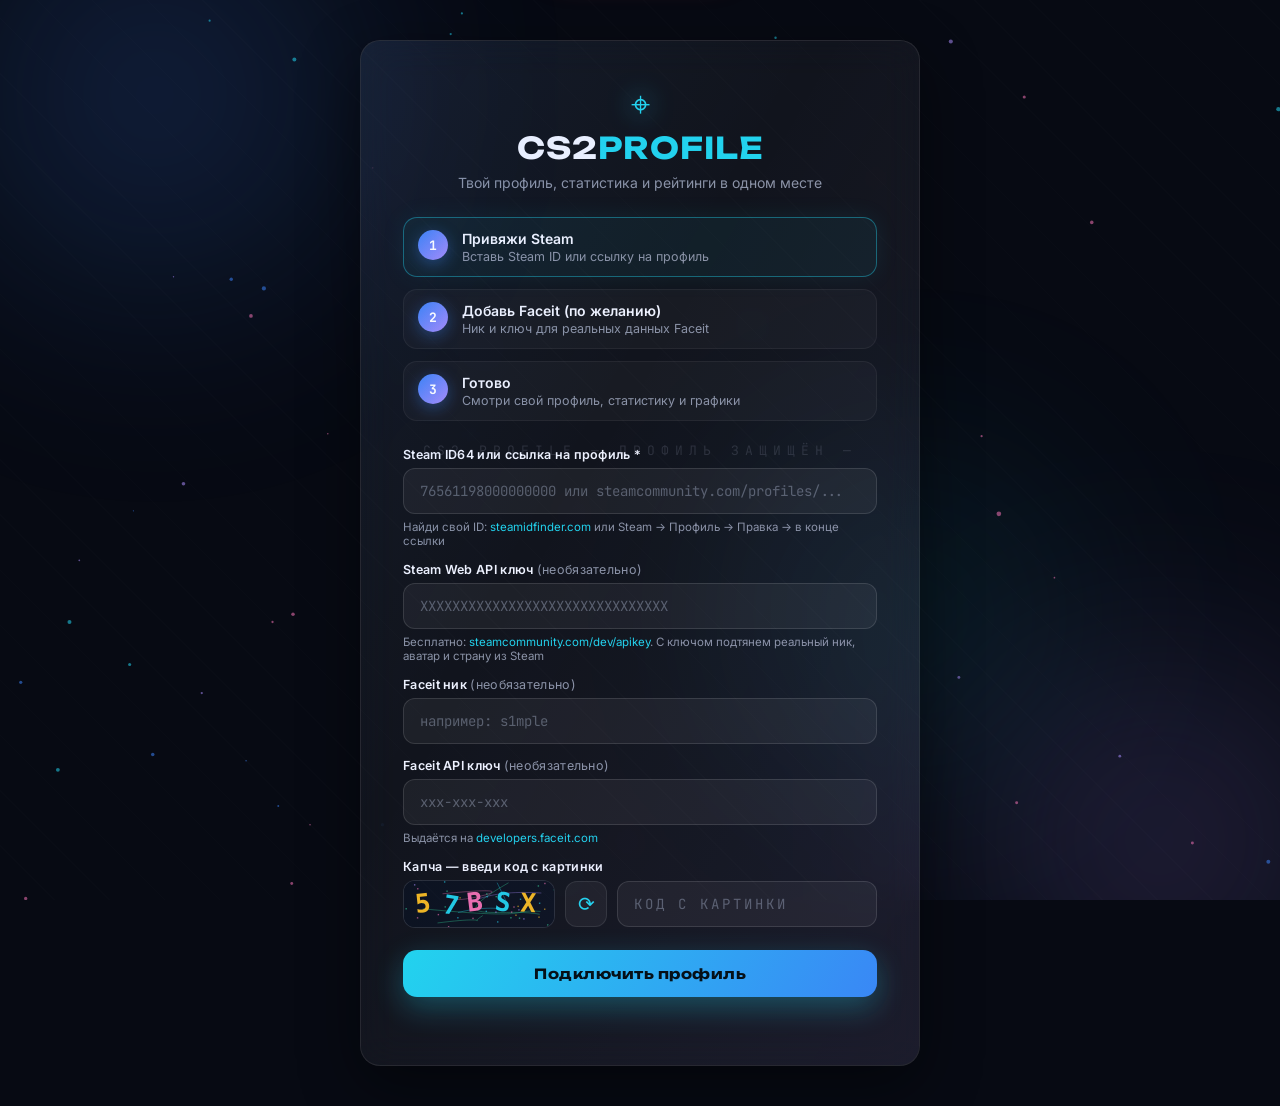
<file: index.html>
<!DOCTYPE html>
<html lang="ru">
<head>
  <meta charset="UTF-8" />
  <meta name="viewport" content="width=device-width, initial-scale=1.0" />
  <title>CS2 PROFILE — Статистика и рейтинг</title>
  <link rel="preconnect" href="https://fonts.googleapis.com" />
  <link rel="preconnect" href="https://fonts.gstatic.com" crossorigin />
  <link href="https://fonts.googleapis.com/css2?family=Unbounded:wght@500;700;900&family=Inter:wght@400;500;600;700&family=JetBrains+Mono:wght@500;700&display=swap" rel="stylesheet" />
  <link rel="stylesheet" href="style.css?v=5" />
</head>
<body>
  <div class="bg">
    <div class="bg-glow bg-glow-1"></div>
    <div class="bg-glow bg-glow-2"></div>
    <div class="bg-glow bg-glow-3"></div>
    <canvas id="particles"></canvas>
  </div>

  <!-- ======================= ONBOARDING ======================= -->
  <div id="onboarding" class="onboarding hidden">
    <div class="onboarding-card">
      <div class="logo-big">
        <span class="logo-icon">⌖</span>
        <h1>CS2<span>PROFILE</span></h1>
      </div>
      <p class="tagline">Твой профиль, статистика и рейтинги в одном месте</p>

      <div class="steps">
        <div class="step active" data-step="1">
          <div class="step-num">1</div>
          <div>
            <h3>Привяжи Steam</h3>
            <p>Вставь Steam ID или ссылку на профиль</p>
          </div>
        </div>
        <div class="step" data-step="2">
          <div class="step-num">2</div>
          <div>
            <h3>Добавь Faceit (по желанию)</h3>
            <p>Ник и ключ для реальных данных Faceit</p>
          </div>
        </div>
        <div class="step" data-step="3">
          <div class="step-num">3</div>
          <div>
            <h3>Готово</h3>
            <p>Смотри свой профиль, статистику и графики</p>
          </div>
        </div>
      </div>

      <form id="connect-form" class="connect-form" autocomplete="off">
        <div class="field">
          <label for="steamid">Steam ID64 или ссылка на профиль *</label>
          <input id="steamid" name="steamid" type="text" placeholder="76561198000000000 или steamcommunity.com/profiles/..." required />
          <p class="hint">Найди свой ID: <a href="https://steamidfinder.com" target="_blank" rel="noopener">steamidfinder.com</a> или Steam → Профиль → Правка → в конце ссылки</p>
        </div>
        <div class="field">
          <label for="steamkey">Steam Web API ключ <span class="opt">(необязательно)</span></label>
          <input id="steamkey" name="steamkey" type="password" placeholder="XXXXXXXXXXXXXXXXXXXXXXXXXXXXXXX" />
          <p class="hint">Бесплатно: <a href="https://steamcommunity.com/dev/apikey" target="_blank" rel="noopener">steamcommunity.com/dev/apikey</a>. С ключом подтянем реальный ник, аватар и страну из Steam</p>
        </div>
        <div class="field">
          <label for="facenick">Faceit ник <span class="opt">(необязательно)</span></label>
          <input id="facenick" name="facenick" type="text" placeholder="например: s1mple" />
        </div>
        <div class="field">
          <label for="facekey">Faceit API ключ <span class="opt">(необязательно)</span></label>
          <input id="facekey" name="facekey" type="password" placeholder="ххх-ххх-ххх" />
          <p class="hint">Выдаётся на <a href="https://developers.faceit.com/" target="_blank" rel="noopener">developers.faceit.com</a></p>
        </div>

        <div class="field">
          <label for="captcha-input">Капча — введи код с картинки</label>
          <div class="captcha-row">
            <canvas id="captcha" width="150" height="46" title="Обновить"></canvas>
            <button type="button" class="captcha-refresh" id="captcha-refresh" title="Обновить код">⟳</button>
            <input id="captcha-input" name="captcha" type="text" maxlength="5" placeholder="Код с картинки" autocomplete="off" required />
          </div>
        </div>

        <button type="submit" class="btn-primary" id="connect-btn">
          <span class="btn-label">Подключить профиль</span>
          <span class="btn-spinner hidden"></span>
        </button>
        <div class="form-error" id="form-error"></div>
      </form>
    </div>
  </div>

  <!-- ======================= DASHBOARD ======================= -->
  <div id="dashboard" class="dashboard hidden">
    <nav class="topbar">
      <div class="logo"><span class="logo-icon">⌖</span> CS2<span>PROFILE</span></div>
      <div class="tabs" id="tabs">
        <button class="tab active" data-tab="overview">Обзор</button>
        <button class="tab" data-tab="stats">Статистика</button>
        <button class="tab" data-tab="matches">Матчи</button>
        <button class="tab" data-tab="achievements">Достижения</button>
      </div>
      <div class="topbar-right">
        <div class="connect-state" id="connect-state">
          <span class="dot"></span><span id="connect-state-text">Steam связан</span>
        </div>
        <button class="icon-btn" id="reconnect-btn" title="Сменить аккаунт">⚙</button>
      </div>
    </nav>

    <main class="content">
      <!-- HERO -->
      <section class="hero glass" id="tab-overview">
        <div class="hero-avatar">
          <img id="avatar" alt="avatar" />
          <div class="avatar-ring"></div>
          <div class="level-badge" id="steam-level">??</div>
        </div>
        <div class="hero-info">
          <div class="hero-name-row">
            <h1 id="nickname">—</h1>
            <span class="country" id="country"></span>
          </div>
          <div class="hero-tags">
            <span class="tag tag-cyber" id="hero-cyber"><b id="cyber-num">—</b> CyberShore</span>
            <span class="tag tag-premier" id="hero-premier"><b id="premier-num">—</b> Premier</span>
            <span class="tag tag-faceit" id="hero-faceit"><b id="faceit-num">—</b> Faceit</span>
          </div>
          <div class="hero-meta" id="hero-meta"></div>
        </div>
        <div class="hero-side" id="hero-side"></div>
      </section>

      <!-- QUICK STATS -->
      <section class="quick" id="tab-overview">
        <div class="section-head">
          <h2>Быстрая статистика</h2>
          <div class="seg" id="range-seg">
            <button class="seg-btn" data-range="all">За всё время</button>
            <button class="seg-btn active" data-range="month">За месяц</button>
          </div>
        </div>
        <div class="grid-stats" id="grid-stats"></div>
      </section>

      <!-- CHARTS -->
      <section class="charts">
        <div class="card chart-card" id="tab-stats">
          <div class="card-head">
            <h3>Киллы по месяцам</h3>
            <span class="card-sub" id="chart-kills-total"></span>
          </div>
          <div class="chart-wrap">
            <svg id="kills-chart" viewBox="0 0 800 260" preserveAspectRatio="none"></svg>
          </div>
        </div>
        <div class="card chart-card" id="tab-stats">
          <div class="card-head">
            <h3>Точность попаданий</h3>
            <span class="card-sub">по месяцам, %</span>
          </div>
          <div class="chart-wrap">
            <svg id="accuracy-chart" viewBox="0 0 800 260" preserveAspectRatio="none"></svg>
          </div>
        </div>
      </section>

      <!-- DETAILED STATS -->
      <section class="card detail" id="tab-stats">
        <div class="card-head">
          <h3>Детальная статистика</h3>
          <div class="seg seg-sm" id="range-seg-2">
            <button class="seg-btn" data-range="all">За всё время</button>
            <button class="seg-btn active" data-range="month">За месяц</button>
          </div>
        </div>
        <div class="detail-grid" id="detail-grid"></div>
      </section>

      <!-- MATCHES -->
      <section class="card" id="tab-matches">
        <div class="card-head">
          <h3>Последние матчи</h3>
          <span class="card-sub" id="matches-sub"></span>
        </div>
        <div class="table-wrap">
          <table class="matches-table">
            <thead>
              <tr><th>Карта</th><th>Результат</th><th>Счёт</th><th>K / D / A</th><th>HS%</th><th>Рейтинг</th></tr>
            </thead>
            <tbody id="matches-body"></tbody>
          </table>
        </div>
      </section>

      <!-- ACHIEVEMENTS -->
      <section class="achieve-grid" id="tab-achievements">
        <div class="card-head full">
          <h3>Достижения</h3>
        </div>
        <div id="achieve-body"></div>
      </section>
    </main>
  </div>

  <div class="toast" id="toast"></div>
  <div class="watermark" id="watermark"></div>
  <div class="guard" id="guard">Защита сайта активна</div>
  <script src="app.js?v=5"></script>
</body>
</html>
</file>
<file: style.css>
/* ============ BASE ============ */
* { margin: 0; padding: 0; box-sizing: border-box; }

:root {
  --bg: #070a13;
  --card: rgba(255, 255, 255, 0.045);
  --card-border: rgba(255, 255, 255, 0.09);
  --text: #eef2ff;
  --muted: #8b93a7;
  --cyan: #22d3ee;
  --blue: #3b82f6;
  --violet: #a78bfa;
  --gold: #fbbf24;
  --green: #34d399;
  --red: #f87171;
  --font-head: 'Unbounded', sans-serif;
  --font-body: 'Inter', sans-serif;
  --font-mono: 'JetBrains Mono', monospace;
}

html, body { height: 100%; }

body {
  background: var(--bg);
  color: var(--text);
  font-family: var(--font-body);
  overflow-x: hidden;
  min-height: 100vh;
  user-select: none;
  -webkit-user-select: none;
  -moz-user-select: none;
  -ms-user-select: none;
  -webkit-touch-callout: none;
  -webkit-tap-highlight-color: transparent;
}

img { -webkit-user-drag: none; user-select: none; pointer-events: none; }
a { -webkit-user-drag: none; }
input, textarea, [contenteditable] { user-select: text; -webkit-user-select: text; -webkit-touch-callout: default; }

.hidden { display: none !important; }

::selection { background: rgba(34, 211, 238, 0.35); }

/* scrollbar */
::-webkit-scrollbar { width: 9px; }
::-webkit-scrollbar-track { background: var(--bg); }
::-webkit-scrollbar-thumb { background: linear-gradient(180deg, var(--blue), var(--violet)); border-radius: 8px; }

/* ============ BACKGROUND ============ */
.bg { position: fixed; inset: 0; z-index: -2; overflow: hidden; }
.bg-glow { position: absolute; border-radius: 50%; filter: blur(110px); opacity: 0.5; }
.bg-glow-1 { width: 550px; height: 550px; top: -180px; left: -120px; background: radial-gradient(circle, rgba(59,130,246,0.55), transparent 70%); animation: float1 16s ease-in-out infinite; }
.bg-glow-2 { width: 520px; height: 520px; bottom: -200px; right: -140px; background: radial-gradient(circle, rgba(167,139,250,0.5), transparent 70%); animation: float2 20s ease-in-out infinite; }
.bg-glow-3 { width: 420px; height: 420px; top: 45%; left: 55%; background: radial-gradient(circle, rgba(34,211,238,0.32), transparent 70%); animation: float1 24s ease-in-out infinite reverse; }
@keyframes float1 { 0%,100% { transform: translate(0,0) scale(1); } 50% { transform: translate(60px,40px) scale(1.12); } }
@keyframes float2 { 0%,100% { transform: translate(0,0) scale(1); } 50% { transform: translate(-70px,-30px) scale(1.08); } }
#particles { position: absolute; inset: 0; width: 100%; height: 100%; }

/* ============ GLASS ============ */
.glass, .card, .onboarding-card {
  background: var(--card);
  border: 1px solid var(--card-border);
  border-radius: 20px;
  backdrop-filter: blur(18px);
  -webkit-backdrop-filter: blur(18px);
  box-shadow: 0 20px 60px rgba(0,0,0,0.45);
}

/* ============ ONBOARDING ============ */
.onboarding {
  min-height: 100vh;
  display: flex;
  align-items: center;
  justify-content: center;
  padding: 40px 16px;
}
.onboarding-card {
  width: 100%;
  max-width: 560px;
  padding: 42px 42px 36px;
  animation: rise 0.7s cubic-bezier(0.22, 1, 0.36, 1);
  position: relative;
  overflow: hidden;
}
.onboarding-card::before {
  content: '';
  position: absolute; inset: 0;
  background: linear-gradient(120deg, rgba(59,130,246,0.07), transparent 40%, rgba(167,139,250,0.07));
  pointer-events: none;
}
@keyframes rise { from { opacity: 0; transform: translateY(34px); } to { opacity: 1; transform: none; } }

.logo-big { text-align: center; margin-bottom: 6px; }
.logo-big .logo-icon { font-size: 34px; color: var(--cyan); text-shadow: 0 0 26px rgba(34,211,238,0.8); }
.logo-big h1 { font-family: var(--font-head); font-size: 30px; letter-spacing: 1px; margin-top: 4px; }
.logo-big h1 span { color: var(--cyan); }
.tagline { text-align: center; color: var(--muted); font-size: 14px; margin: 8px 0 26px; }

.steps { display: flex; flex-direction: column; gap: 12px; margin-bottom: 26px; }
.step { display: flex; gap: 14px; align-items: flex-start; padding: 12px 14px; border-radius: 14px; background: rgba(255,255,255,0.03); border: 1px solid rgba(255,255,255,0.05); transition: 0.3s; }
.step.active { border-color: rgba(34,211,238,0.4); background: rgba(34,211,238,0.06); box-shadow: 0 0 24px rgba(34,211,238,0.08); }
.step-num {
  flex: none; width: 30px; height: 30px; border-radius: 50%;
  display: flex; align-items: center; justify-content: center;
  font-family: var(--font-mono); font-weight: 700; font-size: 13px;
  background: linear-gradient(135deg, var(--blue), var(--violet));
  color: #fff; box-shadow: 0 4px 16px rgba(59,130,246,0.4);
}
.step h3 { font-size: 14px; font-weight: 600; margin-bottom: 2px; }
.step p { font-size: 12.5px; color: var(--muted); }

.connect-form { display: flex; flex-direction: column; gap: 14px; }
.field { display: flex; flex-direction: column; gap: 6px; }
.field label { font-size: 12.5px; font-weight: 600; color: var(--text); letter-spacing: 0.3px; }
.field .opt { color: var(--muted); font-weight: 400; }
.field input {
  background: rgba(255,255,255,0.05);
  border: 1px solid rgba(255,255,255,0.12);
  border-radius: 12px;
  padding: 13px 16px;
  color: var(--text);
  font-size: 14px;
  font-family: var(--font-mono);
  outline: none;
  transition: 0.25s;
}
.field input:focus { border-color: var(--cyan); box-shadow: 0 0 0 3px rgba(34,211,238,0.15); }
.field input::placeholder { color: rgba(139,147,167,0.55); }
.hint { font-size: 11.5px; color: var(--muted); }
.hint a { color: var(--cyan); text-decoration: none; }
.hint a:hover { text-decoration: underline; }

.btn-primary {
  position: relative;
  margin-top: 8px;
  padding: 15px;
  border: none;
  border-radius: 14px;
  cursor: pointer;
  font-family: var(--font-head);
  font-size: 14px;
  font-weight: 700;
  letter-spacing: 0.5px;
  color: #051018;
  background: linear-gradient(120deg, var(--cyan), var(--blue) 55%, var(--violet));
  background-size: 200% 100%;
  transition: background-position 0.5s, transform 0.15s, box-shadow 0.3s;
  box-shadow: 0 10px 30px rgba(34,211,238,0.3);
}
.btn-primary:hover { background-position: 100% 0; transform: translateY(-2px); box-shadow: 0 14px 40px rgba(167,139,250,0.35); }
.btn-primary:active { transform: scale(0.98); }
.btn-primary:disabled { opacity: 0.6; cursor: wait; }
.btn-spinner {
  width: 18px; height: 18px; border-radius: 50%;
  border: 2.5px solid rgba(5,16,24,0.3);
  border-top-color: #051018;
  animation: spin 0.7s linear infinite;
  margin: 0 auto;
}
@keyframes spin { to { transform: rotate(360deg); } }

.form-error { color: var(--red); font-size: 13px; text-align: center; min-height: 18px; }
.demo-link {
  margin-top: 16px;
  background: none; border: none;
  color: var(--muted); font-size: 13px;
  cursor: pointer; text-decoration: underline dotted;
  transition: 0.2s; width: 100%; text-align: center;
}
.demo-link:hover { color: var(--cyan); }

/* ============ DASHBOARD ============ */
.dashboard { max-width: 1240px; margin: 0 auto; padding: 0 24px 60px; animation: rise 0.6s cubic-bezier(0.22,1,0.36,1); }

.topbar {
  display: flex; align-items: center; justify-content: space-between;
  padding: 20px 0; gap: 18px; flex-wrap: wrap;
}
.logo { font-family: var(--font-head); font-size: 17px; font-weight: 700; letter-spacing: 0.5px; }
.logo .logo-icon { color: var(--cyan); text-shadow: 0 0 18px rgba(34,211,238,0.9); }
.logo span { color: var(--cyan); }

.tabs { display: flex; gap: 6px; background: rgba(255,255,255,0.05); padding: 5px; border-radius: 14px; border: 1px solid var(--card-border); }
.tab {
  border: none; background: transparent; color: var(--muted);
  font-family: var(--font-body); font-size: 13.5px; font-weight: 600;
  padding: 9px 18px; border-radius: 10px; cursor: pointer; transition: 0.25s;
}
.tab:hover { color: var(--text); }
.tab.active { background: linear-gradient(120deg, var(--blue), var(--violet)); color: #fff; box-shadow: 0 4px 18px rgba(99,102,241,0.45); }

.topbar-right { display: flex; align-items: center; gap: 12px; }
.connect-state { display: flex; align-items: center; gap: 7px; font-size: 12px; color: var(--muted); padding: 8px 14px; border-radius: 999px; background: rgba(255,255,255,0.05); border: 1px solid var(--card-border); }
.connect-state .dot { width: 8px; height: 8px; border-radius: 50%; background: var(--green); box-shadow: 0 0 10px var(--green); animation: pulse 2s infinite; }
.connect-state .dot.off { background: var(--red); box-shadow: 0 0 10px var(--red); animation: none; }
@keyframes pulse { 0%,100% { opacity: 1; } 50% { opacity: 0.35; } }
.icon-btn { background: rgba(255,255,255,0.05); border: 1px solid var(--card-border); color: var(--muted); width: 36px; height: 36px; border-radius: 10px; cursor: pointer; font-size: 15px; transition: 0.25s; }
.icon-btn:hover { color: var(--cyan); border-color: var(--cyan); transform: rotate(45deg); }

.content { display: flex; flex-direction: column; gap: 22px; }

/* ============ HERO ============ */
.hero { display: flex; align-items: center; gap: 26px; padding: 30px 34px; position: relative; overflow: hidden; flex-wrap: wrap; }
.hero::after {
  content: ''; position: absolute; inset: 0; pointer-events: none;
  background: radial-gradient(600px 200px at 12% 0%, rgba(34,211,238,0.12), transparent 60%),
              radial-gradient(500px 220px at 90% 100%, rgba(167,139,250,0.12), transparent 60%);
}
.hero-avatar { position: relative; flex: none; }
.hero-avatar img { width: 118px; height: 118px; border-radius: 26px; object-fit: cover; position: relative; z-index: 1; border: 2px solid rgba(255,255,255,0.12); }
.avatar-ring {
  position: absolute; inset: -7px; border-radius: 32px; z-index: 0;
  background: conic-gradient(from 0deg, var(--cyan), var(--blue), var(--violet), var(--cyan));
  animation: spin-ring 5s linear infinite;
  filter: blur(0.5px);
}
@keyframes spin-ring { to { transform: rotate(360deg); } }
.level-badge {
  position: absolute; z-index: 2; bottom: -8px; right: -8px;
  width: 34px; height: 34px; border-radius: 12px;
  display: flex; align-items: center; justify-content: center;
  font-family: var(--font-mono); font-weight: 700; font-size: 13px;
  background: #0b1220; border: 2px solid var(--gold); color: var(--gold);
  box-shadow: 0 0 18px rgba(251,191,36,0.4);
}
.hero-info { flex: 1 1 340px; position: relative; z-index: 1; }
.hero-name-row { display: flex; align-items: center; gap: 12px; flex-wrap: wrap; }
.hero-name-row h1 { font-family: var(--font-head); font-size: 30px; letter-spacing: 0.5px; text-shadow: 0 0 30px rgba(255,255,255,0.15); }
.country { font-size: 22px; }
.hero-tags { display: flex; gap: 10px; margin-top: 14px; flex-wrap: wrap; }
.tag {
  display: inline-flex; align-items: center; gap: 7px;
  padding: 8px 14px; border-radius: 999px;
  font-size: 12.5px; font-weight: 600; color: var(--text);
  background: rgba(255,255,255,0.05); border: 1px solid var(--card-border);
}
.tag b { font-family: var(--font-mono); font-size: 14px; }
.tag-cyber { border-color: rgba(167,139,250,0.5); background: rgba(167,139,250,0.1); box-shadow: 0 0 18px rgba(167,139,250,0.15); }
.tag-cyber b { color: var(--violet); }
.tag-premier { border-color: rgba(34,211,238,0.5); background: rgba(34,211,238,0.1); box-shadow: 0 0 18px rgba(34,211,238,0.15); }
.tag-premier b { color: var(--cyan); }
.tag-faceit { border-color: rgba(251,191,36,0.5); background: rgba(251,191,36,0.09); box-shadow: 0 0 18px rgba(251,191,36,0.15); }
.tag-faceit b { color: var(--gold); }
.hero-meta { margin-top: 10px; font-size: 12.5px; color: var(--muted); display: flex; gap: 16px; flex-wrap: wrap; }
.hero-meta span { display: inline-flex; align-items: center; gap: 5px; }
.hero-side { display: flex; gap: 14px; position: relative; z-index: 1; margin-left: auto; }
.mini-stat { text-align: center; padding: 12px 18px; border-radius: 14px; background: rgba(255,255,255,0.04); border: 1px solid var(--card-border); min-width: 92px; }
.mini-stat .num { font-family: var(--font-mono); font-size: 20px; font-weight: 700; background: linear-gradient(120deg, var(--cyan), var(--violet)); -webkit-background-clip: text; background-clip: text; -webkit-text-fill-color: transparent; }
.mini-stat .lbl { font-size: 10.5px; color: var(--muted); margin-top: 3px; letter-spacing: 1px; text-transform: uppercase; }

/* ============ SECTIONS ============ */
.section-head { display: flex; align-items: center; justify-content: space-between; gap: 14px; margin-bottom: 14px; flex-wrap: wrap; }
.section-head h2 { font-family: var(--font-head); font-size: 18px; font-weight: 700; }
.seg { display: flex; gap: 4px; background: rgba(255,255,255,0.05); padding: 4px; border-radius: 12px; border: 1px solid var(--card-border); }
.seg-btn { border: none; background: transparent; color: var(--muted); font-size: 12.5px; font-weight: 600; padding: 8px 16px; border-radius: 9px; cursor: pointer; transition: 0.25s; font-family: var(--font-body); }
.seg-btn:hover { color: var(--text); }
.seg-btn.active { background: linear-gradient(120deg, var(--blue), var(--violet)); color: #fff; box-shadow: 0 4px 14px rgba(99,102,241,0.4); }
.seg-sm .seg-btn { padding: 6px 12px; font-size: 12px; }

/* stat cards */
.grid-stats { display: grid; grid-template-columns: repeat(auto-fill, minmax(185px, 1fr)); gap: 14px; }
.stat-card {
  position: relative;
  padding: 20px 18px;
  border-radius: 18px;
  overflow: hidden;
  background: var(--card);
  border: 1px solid var(--card-border);
  backdrop-filter: blur(14px);
  transition: transform 0.3s, box-shadow 0.3s, border-color 0.3s;
  animation: rise 0.5s cubic-bezier(0.22,1,0.36,1) both;
}
.stat-card:hover { transform: translateY(-4px); box-shadow: 0 16px 40px rgba(0,0,0,0.5); border-color: rgba(255,255,255,0.2); }
.stat-card .sc-icon { font-size: 19px; margin-bottom: 10px; }
.stat-card .sc-value { font-family: var(--font-mono); font-size: 26px; font-weight: 700; line-height: 1.1; }
.stat-card .sc-label { font-size: 11.5px; color: var(--muted); margin-top: 6px; letter-spacing: 0.4px; text-transform: uppercase; }
.stat-card .sc-glow { position: absolute; width: 90px; height: 90px; border-radius: 50%; filter: blur(38px); opacity: 0.28; top: -30px; right: -30px; }
.stat-card .sc-diff { position: absolute; top: 14px; right: 14px; font-size: 11px; font-weight: 700; font-family: var(--font-mono); padding: 3px 8px; border-radius: 999px; }
.diff-up { color: var(--green); background: rgba(52,211,153,0.12); }
.diff-down { color: var(--red); background: rgba(248,113,113,0.12); }

/* charts */
.charts { display: grid; grid-template-columns: 1fr 1fr; gap: 22px; }
@media (max-width: 900px) { .charts { grid-template-columns: 1fr; } }
.card { padding: 24px; }
.card-head { display: flex; align-items: center; justify-content: space-between; gap: 12px; margin-bottom: 16px; flex-wrap: wrap; }
.card-head h3 { font-family: var(--font-head); font-size: 15px; font-weight: 700; }
.card-sub { font-size: 12px; color: var(--muted); }
.chart-wrap { width: 100%; height: 230px; }
.chart-wrap svg { width: 100%; height: 100%; overflow: visible; }
.chart-grid-line { stroke: rgba(255,255,255,0.06); stroke-width: 1; }
.chart-area { opacity: 0.25; }
.chart-line { stroke-width: 2.5; fill: none; stroke-linecap: round; }
.chart-dot { fill: #fff; stroke-width: 2; }
.chart-label { fill: var(--muted); font-size: 11px; font-family: var(--font-mono); }

/* detail stats */
.detail-grid { display: grid; grid-template-columns: repeat(auto-fill, minmax(150px, 1fr)); gap: 12px; }
.detail-item { padding: 14px 16px; border-radius: 14px; background: rgba(255,255,255,0.035); border: 1px solid rgba(255,255,255,0.06); transition: 0.25s; }
.detail-item:hover { background: rgba(255,255,255,0.06); }
.detail-item .di-value { font-family: var(--font-mono); font-size: 18px; font-weight: 700; }
.detail-item .di-label { font-size: 11px; color: var(--muted); margin-top: 4px; }

/* matches table */
.table-wrap { overflow-x: auto; }
.matches-table { width: 100%; border-collapse: collapse; font-size: 13.5px; }
.matches-table th { text-align: left; font-size: 11px; letter-spacing: 1px; text-transform: uppercase; color: var(--muted); padding: 10px 12px; border-bottom: 1px solid var(--card-border); font-weight: 600; }
.matches-table td { padding: 13px 12px; border-bottom: 1px solid rgba(255,255,255,0.04); }
.matches-table tbody tr { transition: 0.2s; }
.matches-table tbody tr:hover { background: rgba(255,255,255,0.03); }
.mt-map { font-weight: 600; display: flex; align-items: center; gap: 8px; }
.mt-map .map-ico { font-size: 15px; }
.result-win { color: var(--green); font-weight: 700; }
.result-loss { color: var(--red); font-weight: 700; }
.rating-change { font-family: var(--font-mono); font-weight: 700; }
.rc-up { color: var(--green); }
.rc-down { color: var(--red); }
.kda { font-family: var(--font-mono); color: var(--text); }
.kda b { color: var(--cyan); }
.hs-bar { display: flex; align-items: center; gap: 8px; }
.hs-fill { height: 6px; width: 70px; border-radius: 4px; background: rgba(255,255,255,0.08); overflow: hidden; }
.hs-fill i { display: block; height: 100%; border-radius: 4px; background: linear-gradient(90deg, var(--cyan), var(--violet)); }

/* achievements */
.achieve-grid { display: grid; grid-template-columns: 1fr; gap: 16px; }
.achieve-grid .card-head.full { margin-bottom: 4px; }
#achieve-body { display: grid; grid-template-columns: repeat(auto-fill, minmax(230px, 1fr)); gap: 14px; }
.achieve-item {
  display: flex; gap: 14px; align-items: center;
  padding: 18px; border-radius: 16px;
  background: var(--card); border: 1px solid var(--card-border);
  backdrop-filter: blur(14px);
  transition: 0.3s; position: relative; overflow: hidden;
}
.achieve-item:hover { transform: translateY(-3px); border-color: rgba(34,211,238,0.35); box-shadow: 0 0 30px rgba(34,211,238,0.08); }
.achieve-item .a-ico { font-size: 30px; filter: drop-shadow(0 0 12px rgba(251,191,36,0.5)); }
.achieve-item .a-title { font-size: 13.5px; font-weight: 700; }
.achieve-item .a-desc { font-size: 12px; color: var(--muted); margin-top: 3px; }
.achieve-item .a-progress { margin-top: 8px; height: 5px; border-radius: 4px; background: rgba(255,255,255,0.08); overflow: hidden; }
.achieve-item .a-progress i { display: block; height: 100%; background: linear-gradient(90deg, var(--gold), var(--red)); border-radius: 4px; }

/* captcha */
.captcha-row { display: flex; gap: 10px; align-items: center; }
#captcha { border-radius: 12px; cursor: pointer; border: 1px solid rgba(255,255,255,0.12); background: #0b1220; }
.captcha-refresh {
  flex: none; width: 42px; height: 46px; border-radius: 12px; border: 1px solid var(--card-border);
  background: rgba(255,255,255,0.05); color: var(--cyan); font-size: 20px; cursor: pointer; transition: 0.25s;
}
.captcha-refresh:hover { background: rgba(34,211,238,0.12); border-color: var(--cyan); transform: rotate(180deg); }
.captcha-row input { flex: 1; text-transform: uppercase; letter-spacing: 3px; }

/* watermark */
.watermark {
  position: fixed; inset: 0; z-index: 50; pointer-events: none;
  display: flex; align-items: center; justify-content: center;
  font-family: var(--font-mono); font-size: 13px; color: rgba(139,147,167,0.22);
  text-transform: uppercase; letter-spacing: 6px; text-align: center;
  background:
    repeating-linear-gradient(45deg, transparent 0 38px, rgba(255,255,255,0.012) 38px 39px);
}
.watermark::before {
  content: attr(data-text);
  white-space: pre;
  text-shadow: 0 0 14px rgba(255,255,255,0.05);
}
.watermark.armed { animation: wmPulse 3s ease-in-out infinite; }
@keyframes wmPulse { 0%,100% { opacity: 1; } 50% { opacity: 0.6; } }

/* guard banner */
.guard {
  position: fixed; top: 12px; left: 50%; transform: translateX(-50%) translateY(-80px);
  z-index: 120; padding: 10px 22px; border-radius: 999px;
  background: rgba(239,68,68,0.9); color: #fff; font-size: 12.5px; font-weight: 600;
  box-shadow: 0 10px 30px rgba(239,68,68,0.4); transition: transform 0.35s cubic-bezier(0.22,1,0.36,1);
  pointer-events: none; backdrop-filter: blur(8px);
}
.guard.show { transform: translateX(-50%) translateY(0); }

/* toast */
.toast {
  position: fixed; bottom: 26px; left: 50%; transform: translateX(-50%) translateY(90px);
  background: rgba(11,18,32,0.92); border: 1px solid var(--card-border);
  color: var(--text); padding: 13px 22px; border-radius: 14px;
  font-size: 13.5px; z-index: 100;
  box-shadow: 0 16px 40px rgba(0,0,0,0.55);
  transition: transform 0.4s cubic-bezier(0.22,1,0.36,1), opacity 0.4s;
  opacity: 0; pointer-events: none;
  backdrop-filter: blur(12px);
}
.toast.show { transform: translateX(-50%) translateY(0); opacity: 1; }

@media (max-width: 720px) {
  .hero { padding: 22px; gap: 18px; }
  .hero-avatar img { width: 88px; height: 88px; }
  .hero-name-row h1 { font-size: 22px; }
  .onboarding-card { padding: 30px 22px 26px; }
  .tabs { width: 100%; justify-content: center; }
  .topbar { justify-content: center; }
}
</file>
